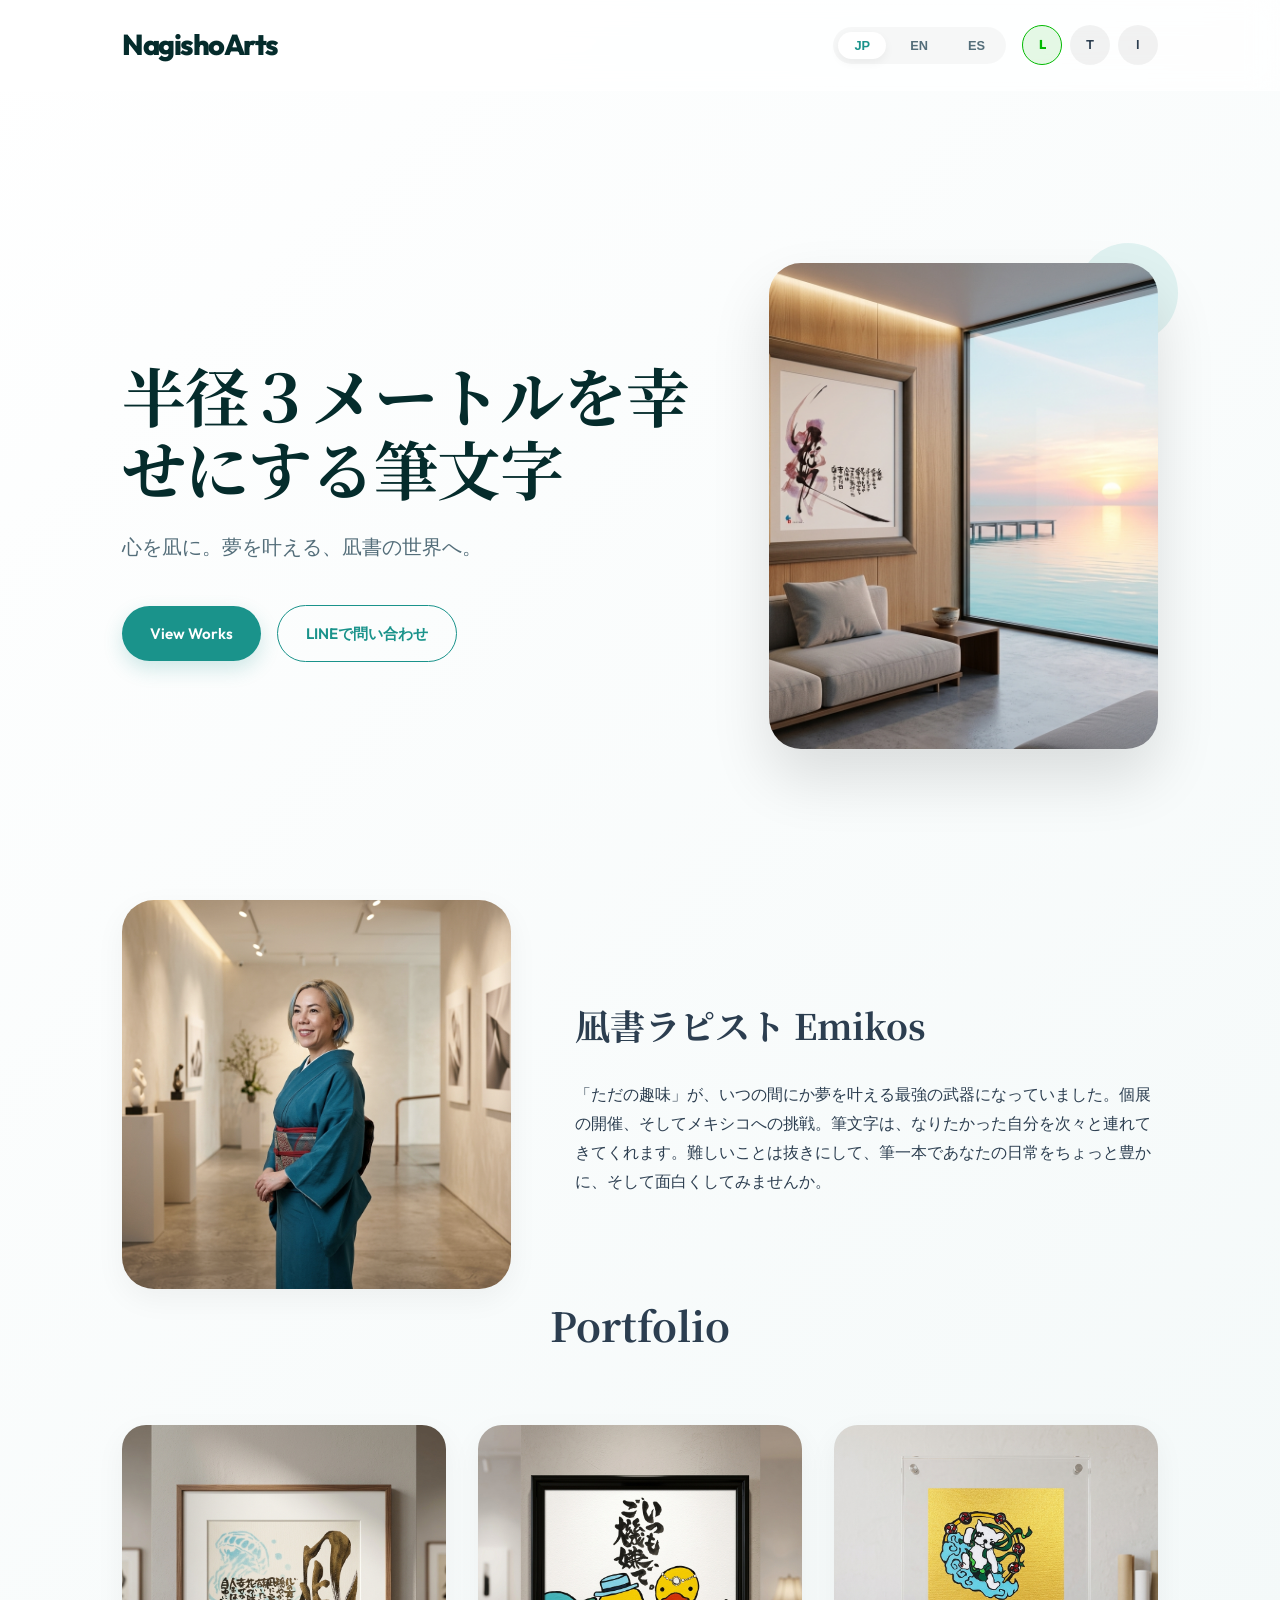
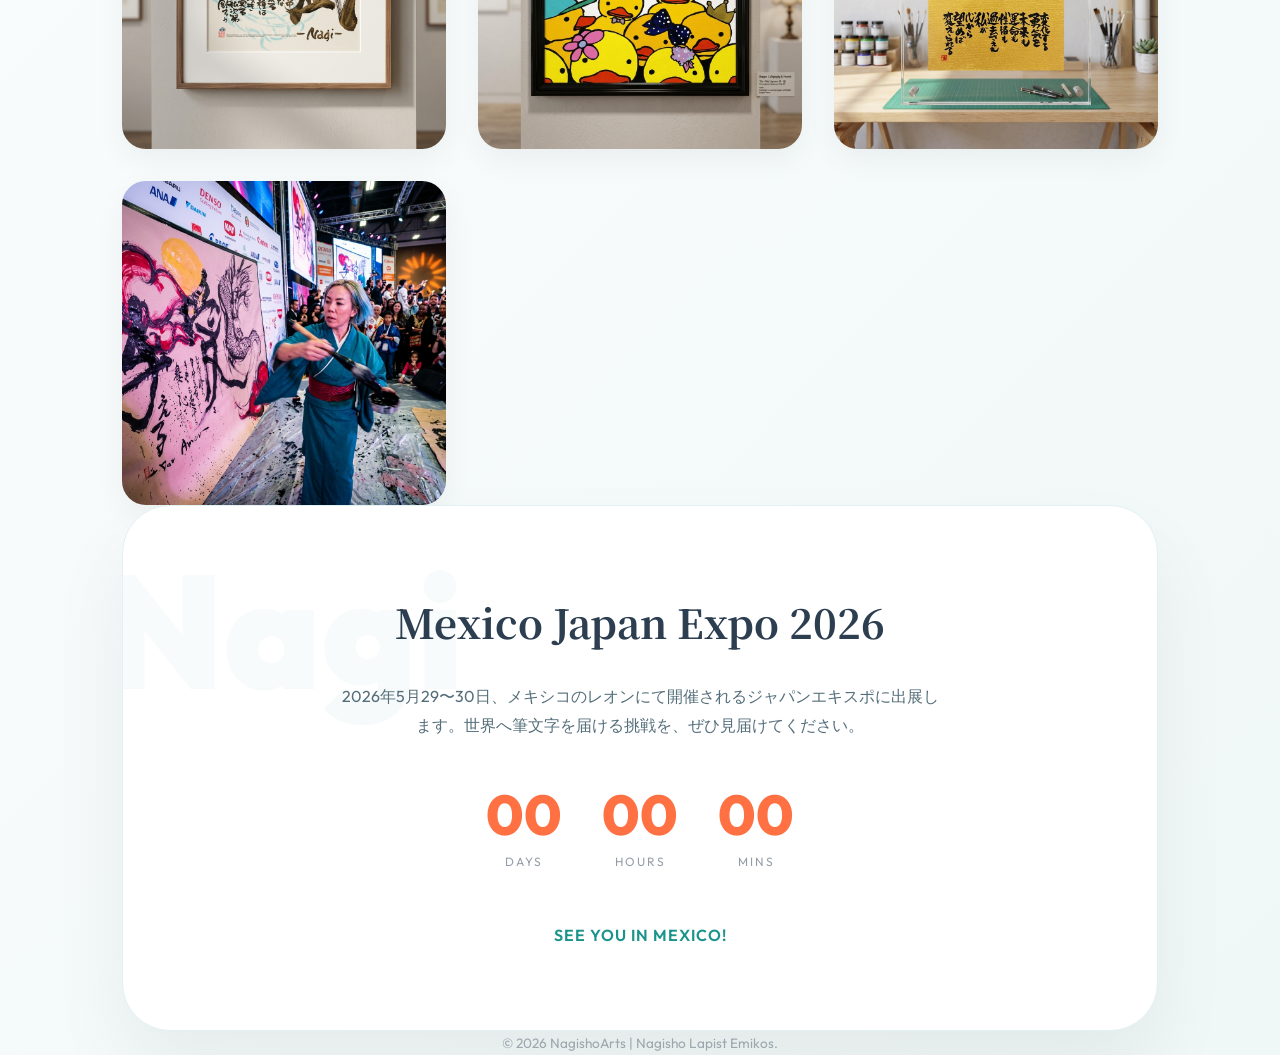
<file: index.html>
<!DOCTYPE html>
<html lang="ja">
<head>
  <meta charset="UTF-8">
  <meta name="viewport" content="width=device-width, initial-scale=1.0">
  <title>NagishoArts | Nagisho Lapist Emikos Official Site</title>
  <meta name="description" content="NagishoArts - 凪書（なぎしょ）ラピスト Emikosの公式サイト。心を凪にし、夢を叶える筆文字の世界。メキシコ・ジャパンエキスポ 2026出展。">
  
  <!-- Fonts -->
  <link rel="preconnect" href="https://fonts.googleapis.com">
  <link rel="preconnect" href="https://fonts.gstatic.com" crossorigin>
  <link href="https://fonts.googleapis.com/css2?family=Inter:wght@400;600&family=Noto+Serif+JP:wght@700;900&family=Outfit:wght@300;600;800&display=swap" rel="stylesheet">

  <style>
    /* ---------------------------------------------------------
       PREMIUM DESIGN SYSTEM (Nagisho Nagi-style)
       --------------------------------------------------------- */
    :root {
      --color-sea-deep: #052c2c;
      --color-nagi-teal: #1a938b;
      --color-nagi-soft: #f0f7f7;
      --color-nagi-light: #e0f2f1;
      --color-accent: #ff7043;
      --color-text-main: #2c3e50;
      --color-text-sub: #546e7a;
      --color-white: #ffffff;
      --glass-bg: rgba(255, 255, 255, 0.7);
      --glass-border: rgba(255, 255, 255, 0.2);
      --font-main: 'Outfit', 'Inter', sans-serif;
      --font-jp: 'Noto Serif JP', serif;
      --transition: all 0.5s cubic-bezier(0.16, 1, 0.3, 1);
      --shadow: 0 10px 30px rgba(0, 0, 0, 0.05);
    }

    * { margin: 0; padding: 0; box-sizing: border-box; }
    html { scroll-behavior: smooth; }
    body {
      font-family: var(--font-main);
      color: var(--color-text-main);
      line-height: 1.8;
      background: linear-gradient(135deg, var(--color-white) 0%, var(--color-nagi-soft) 100%);
      overflow-x: hidden;
      word-break: break-all;
    }

    .container { max-width: 1100px; margin: 0 auto; padding: 0 2rem; }
    
    /* Header & Navigation */
    header {
      position: fixed; width: 100%; top: 0; z-index: 1000;
      background: var(--glass-bg);
      backdrop-filter: blur(15px);
      -webkit-backdrop-filter: blur(15px);
      border-bottom: 1px solid var(--glass-border);
      transition: var(--transition);
    }
    .nav-container { display: flex; justify-content: space-between; align-items: center; height: 90px; }
    .logo { 
      font-size: 1.8rem; font-weight: 800; color: var(--color-sea-deep); 
      letter-spacing: -1.5px; text-decoration: none;
    }

    /* Interactive Buttons */
    .btn-group { display: flex; gap: 1rem; align-items: center; }
    .lang-toggle { display: flex; gap: 0.5rem; background: rgba(0,0,0,0.03); padding: 5px; border-radius: 30px; }
    .lang-btn {
      padding: 6px 16px; border: none; border-radius: 20px;
      background: transparent; color: var(--color-text-sub); cursor: pointer;
      font-weight: 600; font-size: 0.8rem; transition: var(--transition);
    }
    .lang-btn.active { background: var(--color-white); color: var(--color-nagi-teal); box-shadow: 0 4px 10px rgba(0,0,0,0.05); }
    
    .cta-btn {
      padding: 14px 28px; border-radius: 50px; text-decoration: none;
      font-weight: 600; font-size: 0.95rem; transition: var(--transition);
      display: inline-block;
    }
    .btn-primary { background: var(--color-nagi-teal); color: var(--color-white); box-shadow: 0 8px 20px rgba(26, 147, 139, 0.2); }
    .btn-primary:hover { transform: translateY(-3px); box-shadow: 0 12px 25px rgba(26, 147, 139, 0.3); }
    .btn-outline { border: 1.5px solid var(--color-nagi-teal); color: var(--color-nagi-teal); }
    .btn-outline:hover { background: var(--color-nagi-teal); color: var(--color-white); }

    /* Layout Sections */
    section { padding: 100px 0; }
    .reveal { opacity: 0; transform: translateY(40px); transition: opacity 1s, transform 1s; }
    .reveal.active { opacity: 1; transform: translateY(0); }

    /* Hero Section */
    .hero { min-height: 100vh; display: grid; grid-template-columns: 1.2fr 0.8fr; align-items: center; gap: 4rem; padding-top: 120px; }
    .hero-text h1 { 
      font-family: var(--font-jp); font-size: 4rem; line-height: 1.15; 
      margin-bottom: 1.5rem; color: var(--color-sea-deep); letter-spacing: -1px;
    }
    .hero-sub { font-size: 1.25rem; color: var(--color-text-sub); margin-bottom: 2.5rem; max-width: 500px; }
    .hero-visual { position: relative; }
    .hero-img { 
      width: 100%; border-radius: 2rem; box-shadow: 0 30px 60px rgba(0,0,0,0.12); 
      transition: var(--transition); object-fit: cover; aspect-ratio: 4/5;
    }
    .hero-visual::after {
      content: ''; position: absolute; top: -20px; right: -20px; width: 100px; height: 100px;
      background: var(--color-nagi-light); border-radius: 50%; z-index: -1;
    }

    /* Profile Section */
    .profile-wrap { display: grid; grid-template-columns: 0.8fr 1.2fr; gap: 4rem; align-items: center; }
    .profile-img { width: 100%; border-radius: 2rem; box-shadow: var(--shadow); filter: grayscale(15%); }
    .profile-text h2 { font-family: var(--font-jp); font-size: 2.2rem; margin-bottom: 1.5rem; }

    /* Portfolio Grid */
    .section-title { text-align: center; margin-bottom: 4rem; }
    .section-title h2 { font-family: var(--font-jp); font-size: 2.5rem; margin-bottom: 1rem; }
    .port-grid { display: grid; grid-template-columns: repeat(auto-fill, minmax(300px, 1fr)); gap: 2rem; }
    .port-item { 
      position: relative; overflow: hidden; border-radius: 1.5rem; 
      aspect-ratio: 1; box-shadow: var(--shadow); background: var(--color-nagi-soft);
    }
    .port-item img { width: 100%; height: 100%; object-fit: cover; transition: transform 0.8s; }
    .port-item:hover img { transform: scale(1.08); }

    /* Expo & Countdown */
    .expo-card {
      background: var(--color-white); padding: 5rem 3rem; border-radius: 3rem;
      text-align: center; box-shadow: 0 40px 80px rgba(0,0,0,0.06);
      border: 1px solid var(--color-nagi-light); position: relative; overflow: hidden;
    }
    .expo-card::before {
      content: 'Nagi'; position: absolute; top: -20px; left: -20px; font-size: 10rem;
      font-weight: 900; color: var(--color-nagi-soft); z-index: 0; opacity: 0.5;
    }
    .expo-content { position: relative; z-index: 1; }
    .countdown { display: flex; justify-content: center; gap: 2.5rem; margin: 3rem 0; }
    .cd-item { display: flex; flex-direction: column; align-items: center; }
    .cd-num { font-size: 3.5rem; font-weight: 800; color: var(--color-accent); line-height: 1; }
    .cd-label { font-size: 0.75rem; text-transform: uppercase; letter-spacing: 2px; opacity: 0.5; margin-top: 0.5rem; }

    footer { text-align: center; padding: 4rem 0; opacity: 0.4; font-size: 0.85rem; }

    /* Mobile Responsive */
    @media (max-width: 900px) {
      .hero, .profile-wrap { grid-template-columns: 1fr; gap: 3rem; text-align: center; }
      .hero-text h1 { font-size: 2.8rem; }
      .hero-sub { margin-left: auto; margin-right: auto; }
      .hero-visual::after { display: none; }
      .btn-group { justify-content: center; flex-wrap: wrap; }
      .hero-btns { flex-direction: column; width: 100%; max-width: 300px; margin: 0 auto; }
      .cta-btn { width: 100%; }
    }
  </style>

</head>
<body>

  <header>
    <div class="container nav-container">
      <a href="#" class="logo">NagishoArts</a>
      <div class="btn-group">
        <div class="lang-toggle">
          <button class="lang-btn active" onclick="setLang('jp')">JP</button>
          <button class="lang-btn" onclick="setLang('en')">EN</button>
          <button class="lang-btn" onclick="setLang('es')">ES</button>
        </div>
        <div style="display:flex; gap:0.5rem;">
          <a href="https://line.me/R/ti/p/@YOUR_ID" target="_blank" class="lang-btn" style="padding:0; width:40px; height:40px; display:flex; align-items:center; justify-content:center; border-radius:50%; background:rgba(0,185,0,0.1); text-decoration:none; color:#00b900; font-weight:800; border:1px solid #00b900;">L</a>
          <a href="https://www.threads.net/" target="_blank" class="lang-btn" style="padding:0; width:40px; height:40px; display:flex; align-items:center; justify-content:center; border-radius:50%; background:rgba(0,0,0,0.05); text-decoration:none; color:inherit;">T</a>
          <a href="https://www.instagram.com/" target="_blank" class="lang-btn" style="padding:0; width:40px; height:40px; display:flex; align-items:center; justify-content:center; border-radius:50%; background:rgba(0,0,0,0.05); text-decoration:none; color:inherit;">I</a>
        </div>
      </div>
    </div>
  </header>

  <!-- Hero Section -->
  <section class="hero container">
    <div class="hero-text reveal">
      <h1 data-t="hero-catch">半径３メートルを幸せにする筆文字</h1>
      <p class="hero-sub" data-t="hero-sub">心を凪に。夢を叶える、凪書の世界へ。</p>
      <div class="btn-group hero-btns">
        <a href="#portfolio" class="cta-btn btn-primary" data-t="hero-btn">View Works</a>
        <a href="https://line.me/R/ti/p/@YOUR_ID" target="_blank" class="cta-btn btn-outline" data-t="cta-btn">LINEで問い合わせ</a>
      </div>
    </div>
    <div class="hero-visual reveal">
      <img src="assets/works/hero.png" alt="Nagisho Art - Nagi" class="hero-img">
    </div>
  </section>

  <!-- Profile Section (Bio) -->
  <section class="container reveal">
    <div class="profile-wrap">
      <img src="assets/works/emikos.png" alt="Nagisho Lapist Emikos" class="profile-img">
      <div class="profile-text">
        <h2 data-t="bio-title">凪書ラピスト Emikos</h2>
        <p data-t="bio-desc">「ただの趣味」が、いつの間にか夢を叶える最強の武器になっていました。個展の開催、そしてメキシコへの挑戦。筆文字は、なりたかった自分を次々と連れてきてくれます。難しいことは抜きにして、筆一本であなたの日常をちょっと豊かに、そして面白くしてみませんか。</p>
      </div>
    </div>
  </section>

  <!-- Portfolio -->
  <section id="portfolio" class="container reveal">
    <div class="section-title">
      <h2 data-t="port-title">Portfolio</h2>
    </div>
    <div class="port-grid">
      <div class="port-item"><img src="assets/works/work1.png" alt="Nagisho Art - Nagi"></div>
      <div class="port-item"><img src="assets/works/work2.png" alt="Nagisho Art - Sho Dragon"></div>
      <div class="port-item"><img src="assets/works/work3.png" alt="Nagisho Art - Raijin Bulldog"></div>
      <div class="port-item"><img src="assets/works/work4.png" alt="Nagisho Art - Calligraphy Work"></div>
    </div>
  </section>

  <!-- Expo / Countdown -->
  <section id="expo" class="container reveal">
    <div class="expo-card">
      <div class="expo-content">
        <h2 data-t="expo-title" style="font-family:var(--font-jp); font-size:2.5rem; margin-bottom:1.5rem;">Mexico Japan Expo 2026</h2>
        <p data-t="expo-desc" style="max-width:600px; margin:0 auto; color:var(--color-text-sub);">2026年5月29〜30日、メキシコのレオンにて開催されるジャパンエキスポに出展します。世界へ筆文字を届ける挑戦を、ぜひ見届けてください。</p>
        
        <div class="countdown">
          <div class="cd-item"><span class="cd-num" id="days">00</span><span class="cd-label">Days</span></div>
          <div class="cd-item"><span class="cd-num" id="hours">00</span><span class="cd-label">Hours</span></div>
          <div class="cd-item"><span class="cd-num" id="mins">00</span><span class="cd-label">Mins</span></div>
        </div>
        
        <p data-t="expo-sub" style="font-weight:600; color:var(--color-nagi-teal); letter-spacing:1px;">SEE YOU IN MEXICO!</p>
      </div>
    </div>
  </section>

  <footer class="container">
    <p>&copy; 2026 NagishoArts | Nagisho Lapist Emikos.</p>
  </footer>


  <script>
    /* ---------------------------------------------------------
       JS LOGIC (Step 1 & 3)
       --------------------------------------------------------- */
    const translations = {
      jp: {
        "hero-catch": "書く、笑う、夢を叶える。半径３メートルを幸せにする筆文字",
        "hero-sub": "心を凪に。飾らない自分のまま、世界と繋がる。凪書（なぎしょ）の世界へ。",
        "hero-btn": "作品を見る",
        "cta-btn": "LINEで問い合わせ",
        "bio-title": "凪書ラピスト Emikos",
        "bio-desc": "「ただの趣味」が、いつの間にか夢を叶える最強の武器になっていました。個展の開催、そしてメキシコへの挑戦。筆文字は、なりたかった自分を次々と連れてきてくれます。難しいことは抜きにして、筆一本であなたの日常をちょっと豊かに、そして面白くしてみませんか。",
        "port-title": "作品ギャラリー",
        "expo-title": "Mexico Japan Expo 2026",
        "expo-desc": "2026年5月29〜30日、メキシコのレオンにて開催されるジャパンエキスポに出展します。世界へ筆文字を届ける挑戦を、ぜひ見届けてください。",
        "expo-sub": "メキシコでお会いしましょう！"
      },
      en: {
        "hero-catch": "Calligraphy that makes 3 meters around you happy",
        "hero-sub": "Calm your heart. Connect with the world as you are. Welcome to Nagisho.",
        "hero-btn": "View Works",
        "cta-btn": "Contact via LINE",
        "bio-title": "Nagisho Lapist Emikos",
        "bio-desc": "What started as a hobby accidentally became a powerful tool to fulfill my dreams. From solo exhibitions to the global stage in Mexico. Calligraphy brings out the best version of myself. Let’s make your daily life a bit richer and more fun through the brush.",
        "port-title": "Portfolio Gallery",
        "expo-title": "Mexico Japan Expo 2026",
        "expo-desc": "Exhibiting at Japan Expo in Leon, Mexico, May 29-30, 2026. Join me on this global challenge!",
        "expo-sub": "SEE YOU IN MEXICO!"
      },
      es: {
        "hero-catch": "Caligrafía que hace feliz a 3 metros a tu alrededor",
        "hero-sub": "Calma tu corazón. Conéctate con el mundo tal como eres. Bienvenidos a Nagisho.",
        "hero-btn": "Ver Obras",
        "cta-btn": "Contacto por LINE",
        "bio-title": "Nagisho Lapist Emikos",
        "bio-desc": "Lo que era solo un pasatiempo se convirtió en una herramienta para mis sueños. Gracias a la caligrafía, logré ser quien quería ser. Calma tu corazón y difunde la felicidad. Hagamos que tu vida sea más rica con un pincel.",
        "port-title": "Portafolio",
        "expo-title": "Expo Japón México 2026",
        "expo-desc": "Exhibiendo en la Japan Expo en León, México, 29-30 de mayo de 2026. ¡Acompáñame!",
        "expo-sub": "¡NOS VEMOS EN MÉXICO!"
      }
    };

    function setLang(lang) {
      document.querySelectorAll('.lang-btn').forEach(b => b.classList.toggle('active', b.innerText.toLowerCase() === lang));
      document.querySelectorAll('[data-t]').forEach(el => {
        const key = el.getAttribute('data-t');
        if (translations[lang][key]) el.innerText = translations[lang][key];
      });
    }

    // Countdown Logic (Step 3)
    function updateCountdown() {
      const expoDate = new Date("May 29, 2026 00:00:00").getTime();
      const now = new Date().getTime();
      const diff = expoDate - now;
      if (diff > 0) {
        document.getElementById("days").innerText = Math.floor(diff / (1000 * 60 * 60 * 24)).toString().padStart(2, '0');
        document.getElementById("hours").innerText = Math.floor((diff % (1000 * 60 * 60 * 24)) / (1000 * 60 * 60)).toString().padStart(2, '0');
        document.getElementById("mins").innerText = Math.floor((diff % (1000 * 60 * 60)) / (1000 * 60)).toString().padStart(2, '0');
      }
    }
    setInterval(updateCountdown, 1000);
    updateCountdown();

    // Scroll Reveal
    const observer = new IntersectionObserver((entries) => {
      entries.forEach(entry => { if (entry.isIntersecting) entry.target.classList.add('active'); });
    }, { threshold: 0.1 });
    document.querySelectorAll('.reveal').forEach(el => observer.observe(el));
  </script>
</body>
</html>
</file>
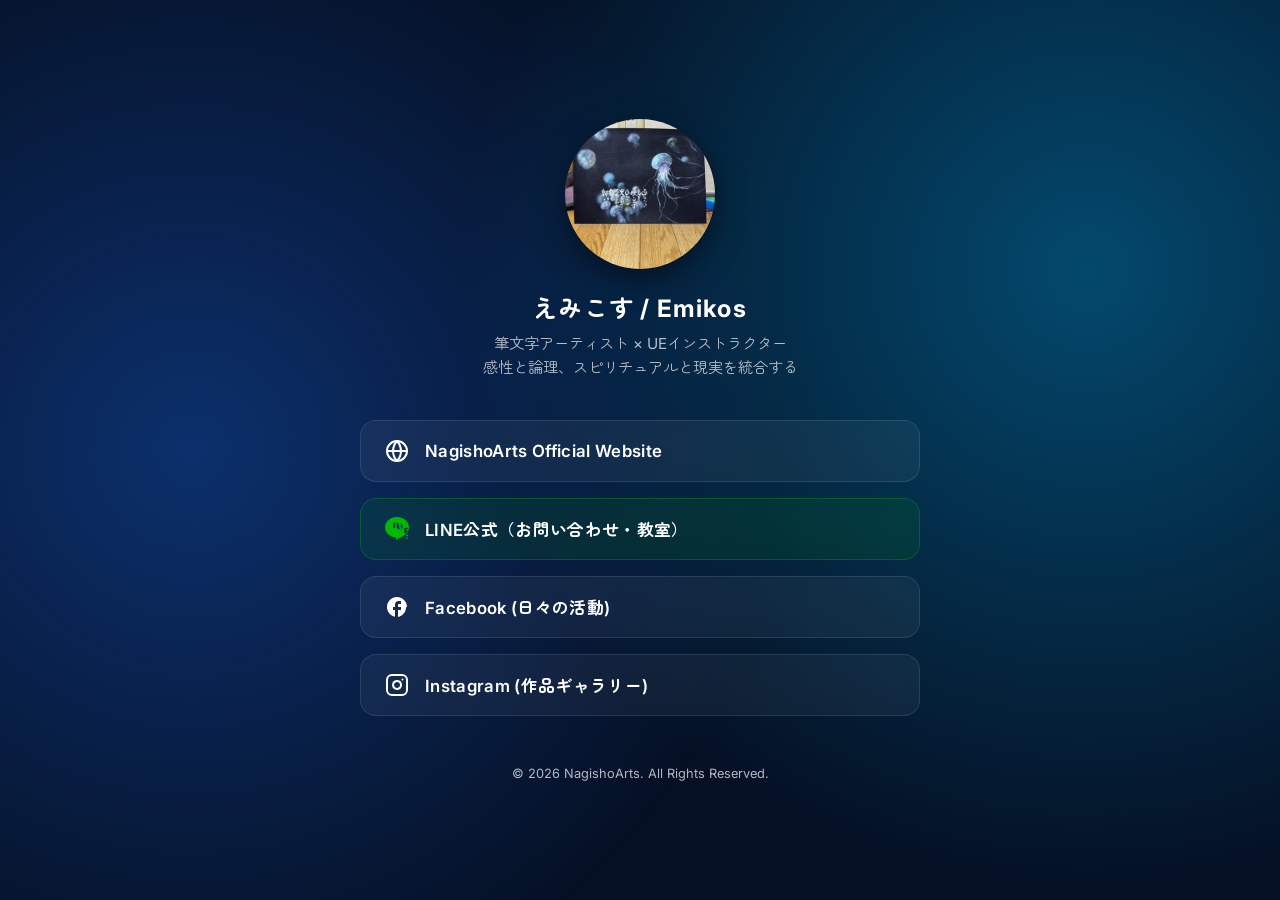
<file: link_hub/index.html>
<!DOCTYPE html>
<html lang="ja">
<head>
    <meta charset="UTF-8">
    <meta name="viewport" content="width=device-width, initial-scale=1.0">
    <title>NagishoArts | Links</title>
    <!-- DNS Prefetch & Preconnect for speed -->
    <link rel="preconnect" href="https://fonts.googleapis.com">
    <link rel="preconnect" href="https://fonts.gstatic.com" crossorigin>
    <link rel="dns-prefetch" href="//lin.ee">
    <link rel="dns-prefetch" href="//www.facebook.com">
    <link rel="dns-prefetch" href="//www.instagram.com">
    
    <link href="https://fonts.googleapis.com/css2?family=Inter:wght@400;600&family=Zen+Maru+Gothic:wght@400;500;700&display=swap" rel="stylesheet">
    <link rel="stylesheet" href="style.css">
</head>
<body>
    <div class="background-animation"></div>
    
    <div class="container">
        <!-- Profile Section -->
        <header class="profile">
            <div class="profile-img-container">
                <img src="assets/profile.jpg" alt="Emikos (NagishoArts)" class="profile-img">
            </div>
            <h1 class="profile-name">えみこす / Emikos</h1>
            <p class="profile-bio">筆文字アーティスト × UEインストラクター<br>感性と論理、スピリチュアルと現実を統合する</p>
        </header>

        <!-- Links Section -->
        <main class="links">
            <a href="https://emikos-laugh.github.io/NagishoArts/" target="_blank" class="link-card">
                <svg class="icon svg-icon" viewBox="0 0 24 24" fill="none" stroke="currentColor" stroke-width="2" stroke-linecap="round" stroke-linejoin="round">
                    <circle cx="12" cy="12" r="10"></circle>
                    <line x1="2" y1="12" x2="22" y2="12"></line>
                    <path d="M12 2a15.3 15.3 0 0 1 4 10 15.3 15.3 0 0 1-4 10 15.3 15.3 0 0 1-4-10 15.3 15.3 0 0 1 4-10z"></path>
                </svg>
                <span class="link-text">NagishoArts Official Website</span>
            </a>
            
            <a href="https://lin.ee/TGI120y" target="_blank" class="link-card highlight">
                <svg class="icon svg-icon" viewBox="0 0 24 24" fill="currentColor">
                    <path d="M24 10.3c0-5.7-5.4-10.3-12-10.3S0 4.6 0 10.3c0 5.1 4.3 9.3 10.1 10.1.4.1.9.3 1 .6l.1 1.7c0 .4.2.5.5.3.3-.2 1.6-1 2.2-1.7 3.9-1.2 10.1-5 10.1-11m-14.7.7c-.5 0-.9-.4-.9-.9v-3.7c0-.5.4-.9.9-.9s.9.4.9.9v3.7c0 .5-.4.9-.9.9m3.3 0c-.5 0-.9-.4-.9-.9v-3.7c0-.5.4-.9.9-.9s.9.4.9.9v2.5l1.9-2.5c.3-.4.8-.5 1.1-.2.4.3.4.8.2 1.1l-1.4 1.8 1.5 2.1c.3.4.2.9-.2 1.2-.2.1-.4.2-.6.2-.3 0-.5-.1-.7-.3l-1.3-1.8v1c0 .5-.4.9-.9.9m4.8-.9c0 .5-.4.9-.9.9h-1.8c-.5 0-.9-.4-.9-.9v-3.7c0-.5.4-.9.9-.9h1.8c.5 0 .9.4.9.9s-.4.9-.9.9h-.9v.5h.9c.5 0 .9.4.9.9s-.4.9-.9.9h-.9v.6h.9c.5 0 .9.4.9.9s-.4.9-.9.9h-.9v1h.9c.5 0 .9.4.9.9m4.9 0c0 .5-.4.9-.9.9h-1.8c-.5 0-.9-.4-.9-.9v-3.7c0-.5.4-.9.9-.9h1.8c.5 0 .9.4.9.9s-.4.9-.9.9h-.9v.9h.9c.5 0 .9.4.9.9s-.4.9-.9.9h-.9v1h.9c.5 0 .9.4.9.9s-.4.9-.9.9h-.9v1h.9c.5 0 .9.4.9.9s-.4.9-.9.9h-.9v1h.9c.5 0 .9.4.9.9"/>
                </svg>
                <span class="link-text">LINE公式（お問い合わせ・教室）</span>
            </a>

            <a href="https://www.facebook.com/emiko.furuta888/" target="_blank" class="link-card">
                <svg class="icon svg-icon" viewBox="0 0 24 24" fill="currentColor">
                    <path d="M22 12c0-5.52-4.48-10-10-10S2 6.48 2 12c0 4.84 3.44 8.87 8 9.8V15H8v-3h2V9.5C10 7.57 11.57 6 13.5 6H16v3h-2c-.55 0-1 .45-1 1v2h3v3h-3v6.95c4.56-.93 8-4.96 8-9.75z"/>
                </svg>
                <span class="link-text">Facebook (日々の活動)</span>
            </a>

            <a href="https://www.instagram.com/" target="_blank" class="link-card">
                <svg class="icon svg-icon" viewBox="0 0 24 24" fill="none" stroke="currentColor" stroke-width="2" stroke-linecap="round" stroke-linejoin="round">
                    <rect x="2" y="2" width="20" height="20" rx="5" ry="5"></rect>
                    <path d="M16 11.37A4 4 0 1 1 12.63 8 4 4 0 0 1 16 11.37z"></path>
                    <line x1="17.5" y1="6.5" x2="17.51" y2="6.5"></line>
                </svg>
                <span class="link-text">Instagram (作品ギャラリー)</span>
            </a>

        </main>

        <!-- Footer -->
        <footer class="footer">
            <p>&copy; 2026 NagishoArts. All Rights Reserved.</p>
        </footer>
    </div>
</body>
</html>
</file>
<file: link_hub/style.css>
:root {
    --bg-color: #051024;
    --text-primary: #ffffff;
    --text-secondary: rgba(255, 255, 255, 0.7);
    --glass-bg: rgba(255, 255, 255, 0.05);
    --glass-border: rgba(255, 255, 255, 0.1);
    --glass-hover: rgba(255, 255, 255, 0.15);
    --accent: #d4af37; /* ゴールドアクセント */
}

* {
    margin: 0;
    padding: 0;
    box-sizing: border-box;
}

body {
    font-family: 'Inter', 'Zen Maru Gothic', "Hiragino Maru Gothic ProN", "MotoyaLMaru", sans-serif;
    background-color: var(--bg-color);
    color: var(--text-primary);
    min-height: 100vh;
    display: flex;
    justify-content: center;
    align-items: center;
    overflow-x: hidden;
    position: relative;
}

/* Background Animation */
.background-animation {
    position: fixed;
    top: 0;
    left: 0;
    width: 100vw;
    height: 100vh;
    z-index: -1;
    background: radial-gradient(circle at 15% 50%, rgba(20, 80, 180, 0.5), transparent 50%),
                radial-gradient(circle at 85% 30%, rgba(0, 160, 220, 0.4), transparent 50%);
    animation: pulse 15s infinite alternate;
}

@keyframes pulse {
    0% { transform: scale(1); opacity: 0.8; }
    100% { transform: scale(1.1); opacity: 1; }
}

.container {
    width: 100%;
    max-width: 600px;
    padding: 40px 20px;
    z-index: 1;
}

/* Profile Section */
.profile {
    text-align: center;
    margin-bottom: 40px;
}

.profile-img-container {
    width: 150px;
    height: 150px;
    margin: 0 auto 20px;
    border-radius: 50%;
    box-shadow: 0 10px 30px rgba(0, 0, 0, 0.5);
}

.profile-img {
    width: 100%;
    height: 100%;
    object-fit: cover;
    border-radius: 50%;
}

.profile-name {
    font-size: 1.5rem;
    font-weight: 700;
    margin-bottom: 8px;
    letter-spacing: 0.05em;
}

.profile-bio {
    font-size: 0.95rem;
    color: var(--text-secondary);
    line-height: 1.6;
}

/* Links Section */
.links {
    display: flex;
    flex-direction: column;
    gap: 16px;
}

.link-card {
    display: flex;
    align-items: center;
    padding: 18px 24px;
    border-radius: 16px;
    background: var(--glass-bg);
    border: 1px solid var(--glass-border);
    backdrop-filter: blur(10px);
    -webkit-backdrop-filter: blur(10px);
    text-decoration: none;
    color: var(--text-primary);
    transition: all 0.3s cubic-bezier(0.25, 0.8, 0.25, 1);
    position: relative;
    overflow: hidden;
}

.link-card::before {
    content: '';
    position: absolute;
    top: 0;
    left: -100%;
    width: 100%;
    height: 100%;
    background: linear-gradient(90deg, transparent, rgba(255, 255, 255, 0.1), transparent);
    transition: all 0.5s ease;
}

.link-card:hover {
    transform: translateY(-4px);
    background: var(--glass-hover);
    box-shadow: 0 10px 20px rgba(0, 0, 0, 0.3);
    border-color: rgba(255, 255, 255, 0.2);
}

.link-card:hover::before {
    left: 100%;
}

.icon {
    margin-right: 16px;
    width: 24px;
    height: 24px;
    flex-shrink: 0;
    display: inline-block;
    vertical-align: middle;
}

.link-text {
    font-size: 1.05rem;
    font-weight: 600;
    letter-spacing: 0.02em;
}

/* Highlighted Link (e.g. LINE) */
.link-card.highlight {
    background: rgba(0, 185, 0, 0.1);
    border-color: rgba(0, 185, 0, 0.3);
}

.link-card.highlight .icon {
    color: #00b900;
    fill: #00b900;
}

.link-card.highlight:hover {
    background: rgba(0, 185, 0, 0.2);
    box-shadow: 0 10px 20px rgba(0, 185, 0, 0.15);
}

/* Footer */
.footer {
    text-align: center;
    margin-top: 50px;
    font-size: 0.8rem;
    color: var(--text-secondary);
}
</file>
